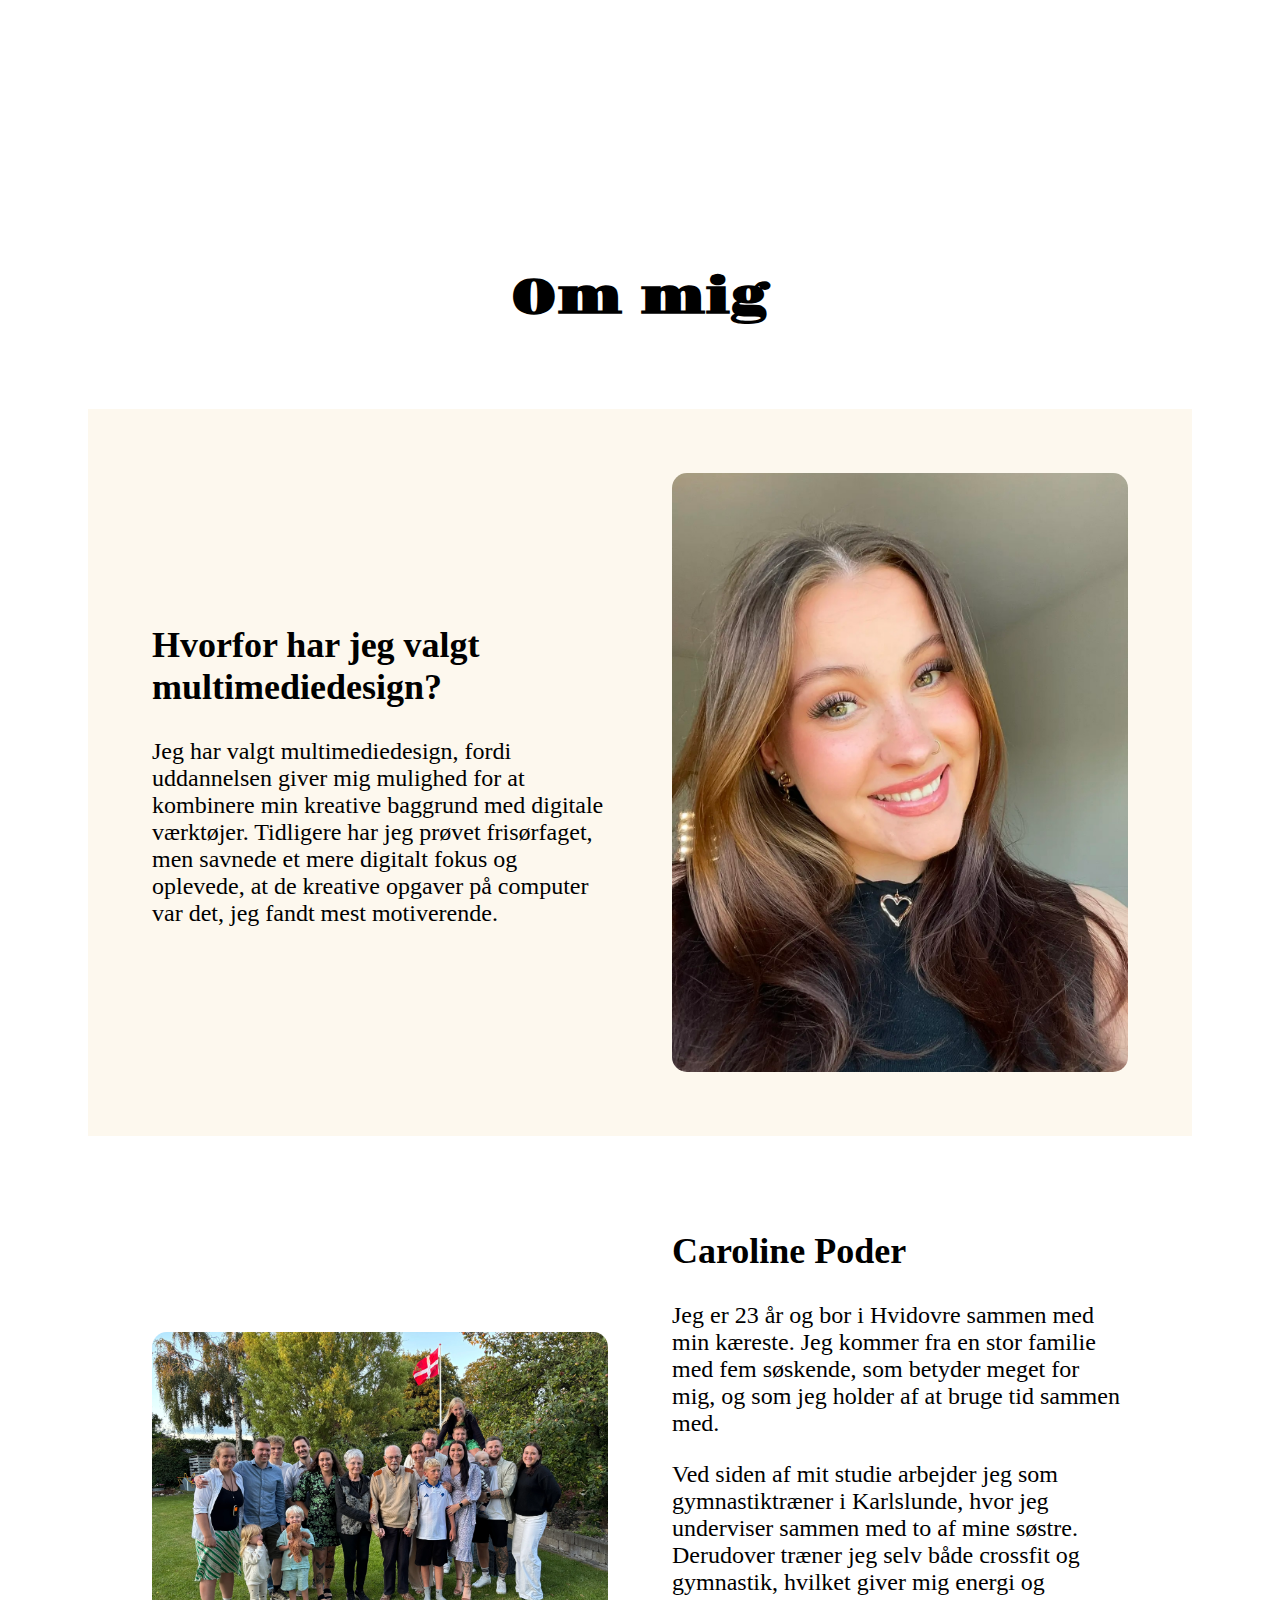
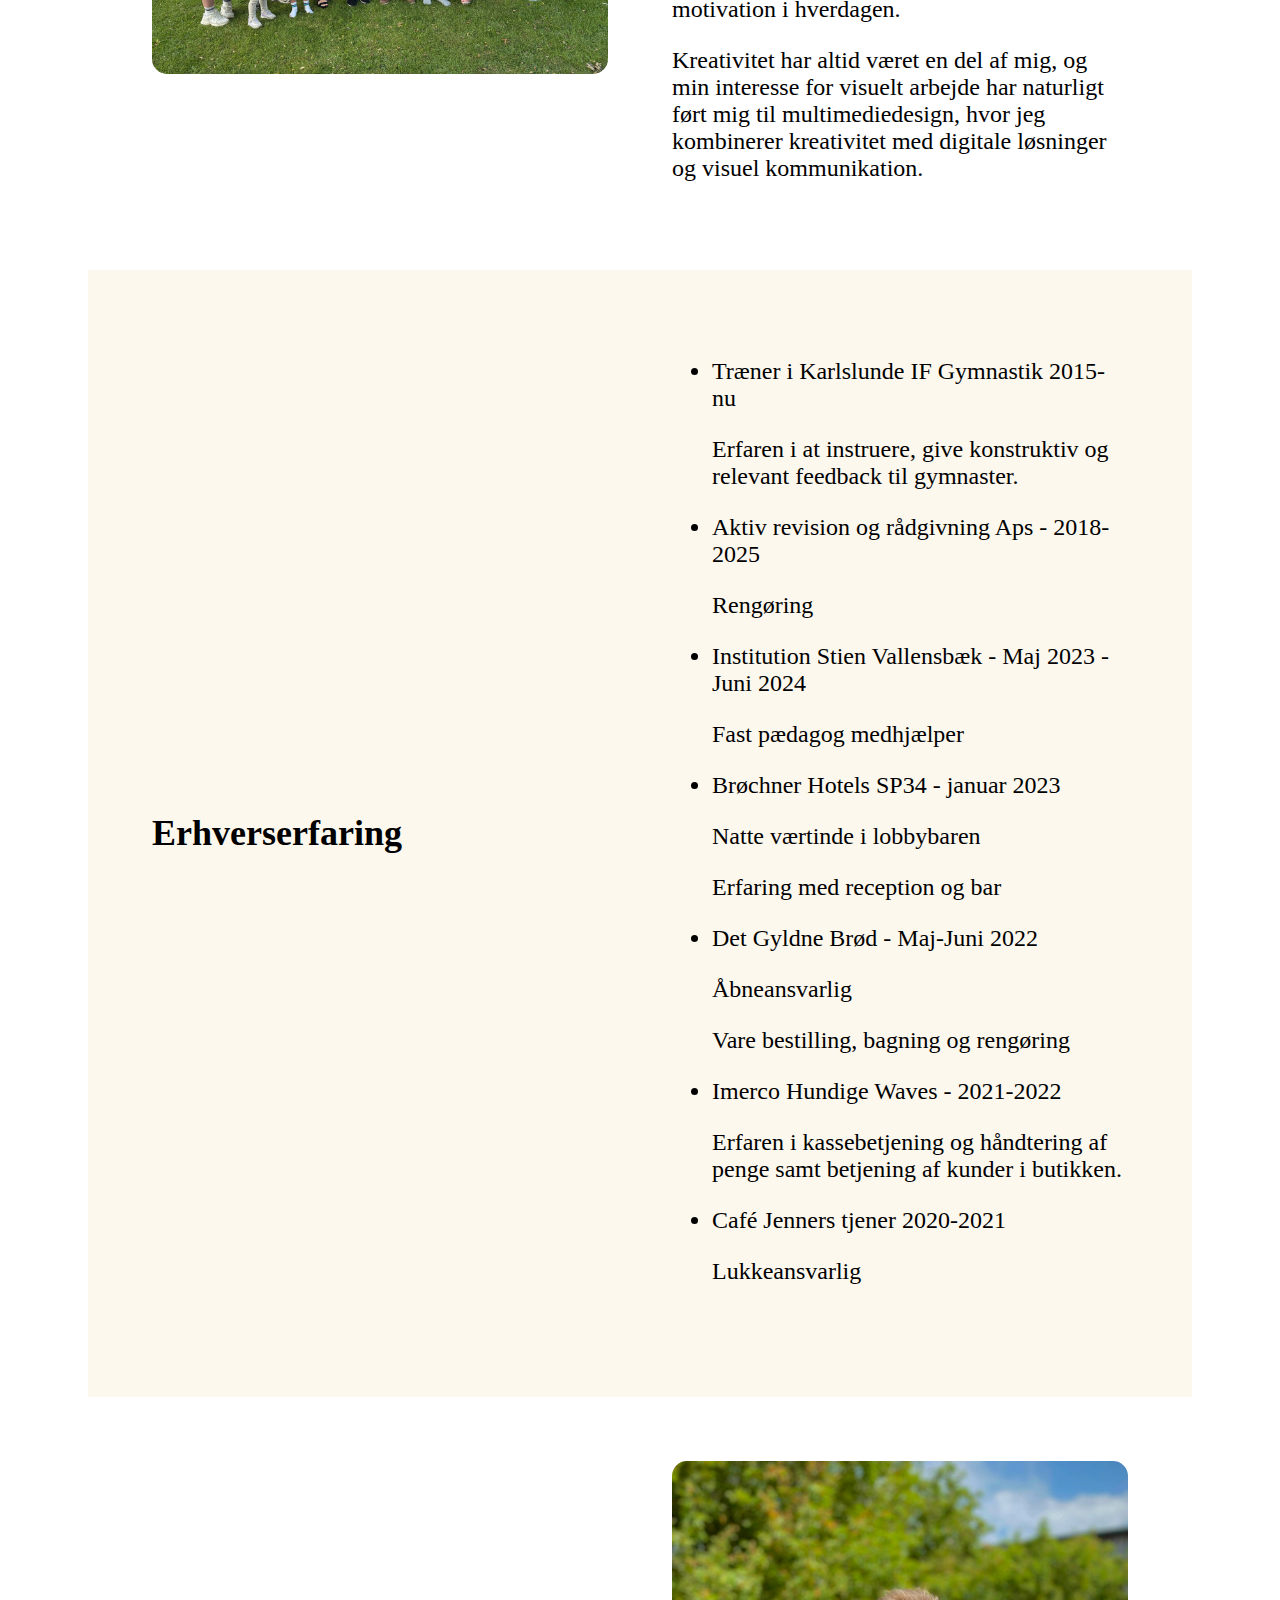
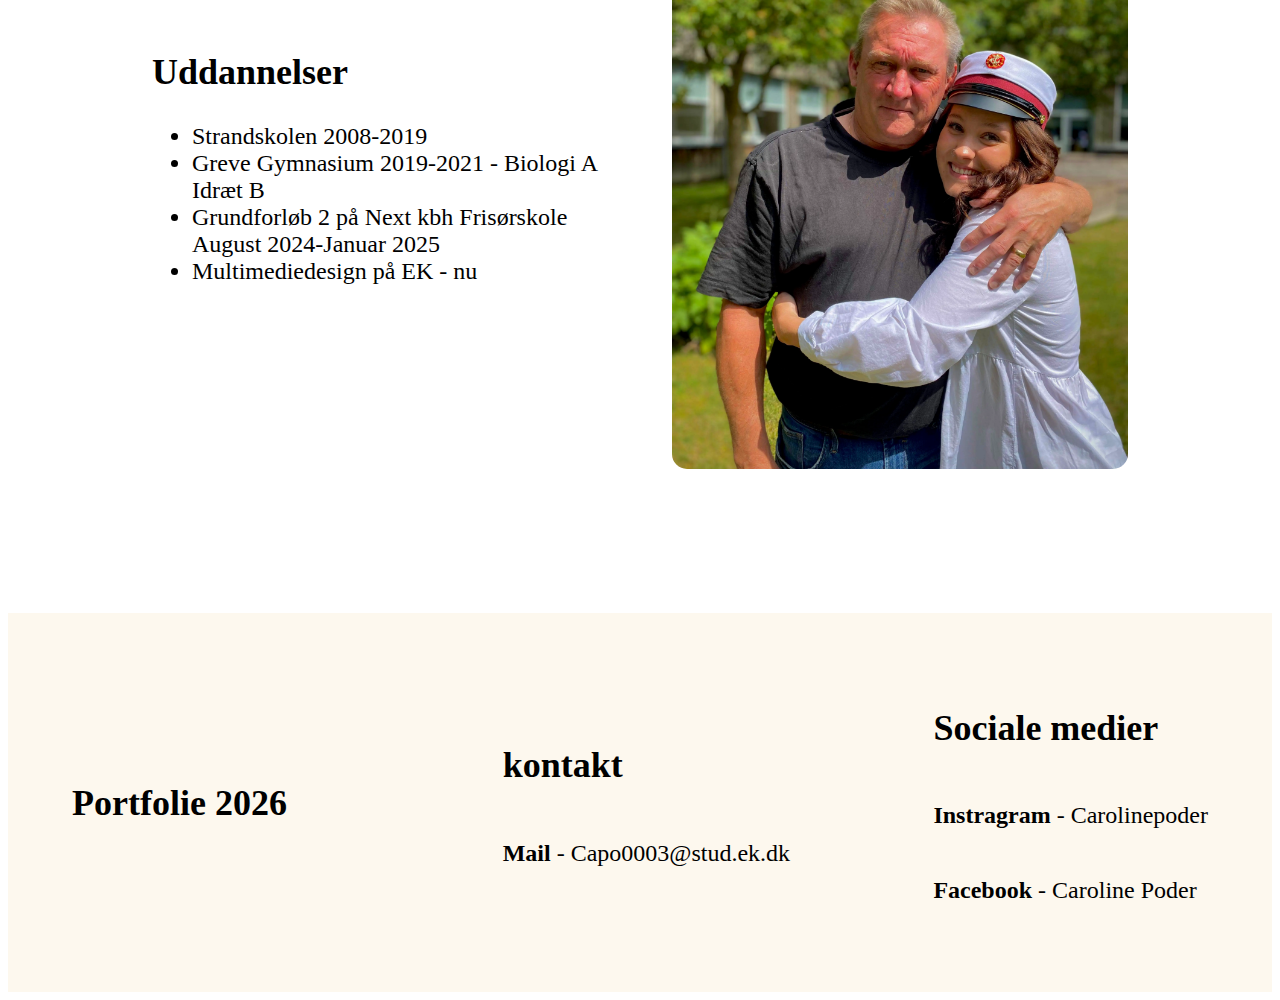
<file: om-mig.html>
<!DOCTYPE html>
<html lang="da">
  <head>
    <meta charset="UTF-8" />
    <meta name="viewport" content="width=device-width, initial-scale=1.0" />
    <link rel="stylesheet" href="custom.css" />
    <link rel="stylesheet" href="general.css" />
    <link rel="stylesheet" href="om-mig.css" />

    <!-- fonte -->
    <link rel="preconnect" href="https://fonts.googleapis.com" />
    <link rel="preconnect" href="https://fonts.gstatic.com" crossorigin />
    <link
      href="https://fonts.googleapis.com/css2?family=Gravitas+One&family=PT+Sans:ital,wght@0,400;0,700;1,400;1,700&display=swap"
      rel="stylesheet"
    />

    <link rel="preconnect" href="https://fonts.googleapis.com" />
    <link rel="preconnect" href="https://fonts.gstatic.com" crossorigin />
    <link
      href="https://fonts.googleapis.com/css2?family=Gravitas+One&family=Inria+Serif:ital,wght@0,300;0,400;0,700;1,300;1,400;1,700&family=PT+Sans:ital,wght@0,400;0,700;1,400;1,700&display=swap"
      rel="stylesheet"
    />
    <title>Portfolie</title>
  </head>
  <body>
    <header>
      <div class="logo">CP</div>

      <nav class="nav">
        <ul class="menu" id="menu">
          <li><a href="index.html">Forside</a></li>
          <li><a href="om-mig.html">Om mig</a></li>
          <li><a href="kontakt.html">Kontakt</a></li>
        </ul>
      </nav>

      <button class="burger" id="burger" aria-label="Menu">
        <span></span>
        <span></span>
        <span></span>
      </button>
    </header>
    <main>
      <section class="temahero">
        <h1>Om mig</h1>
      </section>

      <section class="b2">
        <div class="tekst">
          <h2>Hvorfor har jeg valgt multimediedesign?</h2>
          <p>
            Jeg har valgt multimediedesign, fordi uddannelsen giver mig mulighed
            for at kombinere min kreative baggrund med digitale værktøjer.
            Tidligere har jeg prøvet frisørfaget, men savnede et mere digitalt
            fokus og oplevede, at de kreative opgaver på computer var det, jeg
            fandt mest motiverende.
          </p>
        </div>

        <div class="billede">
          <img src="img/ommig.1.jpeg" alt="Mig" />
        </div>
      </section>

      <section class="b1">
        <div class="billede">
          <img src="img/ommig.2.webp" alt="Kæmpe familie billede" />
        </div>

        <div class="tekst">
          <h2>Caroline Poder</h2>
          <p>
            Jeg er 23 år og bor i Hvidovre sammen med min kæreste. Jeg kommer
            fra en stor familie med fem søskende, som betyder meget for mig, og
            som jeg holder af at bruge tid sammen med.
          </p>
          <p>
            Ved siden af mit studie arbejder jeg som gymnastiktræner i
            Karlslunde, hvor jeg underviser sammen med to af mine søstre.
            Derudover træner jeg selv både crossfit og gymnastik, hvilket giver
            mig energi og motivation i hverdagen.
          </p>
          <p>
            Kreativitet har altid været en del af mig, og min interesse for
            visuelt arbejde har naturligt ført mig til multimediedesign, hvor
            jeg kombinerer kreativitet med digitale løsninger og visuel
            kommunikation.
          </p>
        </div>
      </section>

      <section class="b2">
        <h2>Erhverserfaring</h2>
        <ul>
          <li>Træner i Karlslunde IF Gymnastik 2015-nu</li>
          <p>
            Erfaren i at instruere, give konstruktiv og relevant feedback til
            gymnaster.
          </p>
          <li>Aktiv revision og rådgivning Aps - 2018-2025</li>
          <p>Rengøring</p>
          <li>Institution Stien Vallensbæk - Maj 2023 - Juni 2024</li>
          <p>Fast pædagog medhjælper</p>
          <li>Brøchner Hotels SP34 - januar 2023</li>
          <p>Natte værtinde i lobbybaren</p>
          <p>Erfaring med reception og bar</p>
          <li>Det Gyldne Brød - Maj-Juni 2022</li>
          <p>Åbneansvarlig</p>
          <p>Vare bestilling, bagning og rengøring</p>
          <li>Imerco Hundige Waves - 2021-2022</li>
          <p>
            Erfaren i kassebetjening og håndtering af penge samt betjening af
            kunder i butikken.
          </p>
          <li>Café Jenners tjener 2020-2021</li>
          <p>Lukkeansvarlig</p>
        </ul>
      </section>

      <section class="b1">
        <div class="tekst">
          <h2>Uddannelser</h2>
          <ul>
            <li>Strandskolen 2008-2019</li>
            <li>Greve Gymnasium 2019-2021 - Biologi A Idræt B</li>
            <li>
              Grundforløb 2 på Next kbh Frisørskole August 2024-Januar 2025
            </li>
            <li>Multimediedesign på EK - nu</li>
          </ul>
        </div>

        <div class="billede">
          <img src="img/ommig b2.webp" alt="" />
        </div>
      </section>
    </main>
    <footer>
      <section class="b2">
        <h2>Portfolie 2026</h2>

        <div class="kontakt">
          <h2>kontakt</h2>
          <p><strong>Mail</strong> - Capo0003@stud.ek.dk</p>
        </div>

        <div class="socials">
          <h2>Sociale medier</h2>
          <p><strong>Instragram</strong> - Carolinepoder</p>
          <p><strong>Facebook</strong> - Caroline Poder</p>
        </div>
      </section>
    </footer>

    <script src="menu.js"></script>
  </body>
</html>
</file>
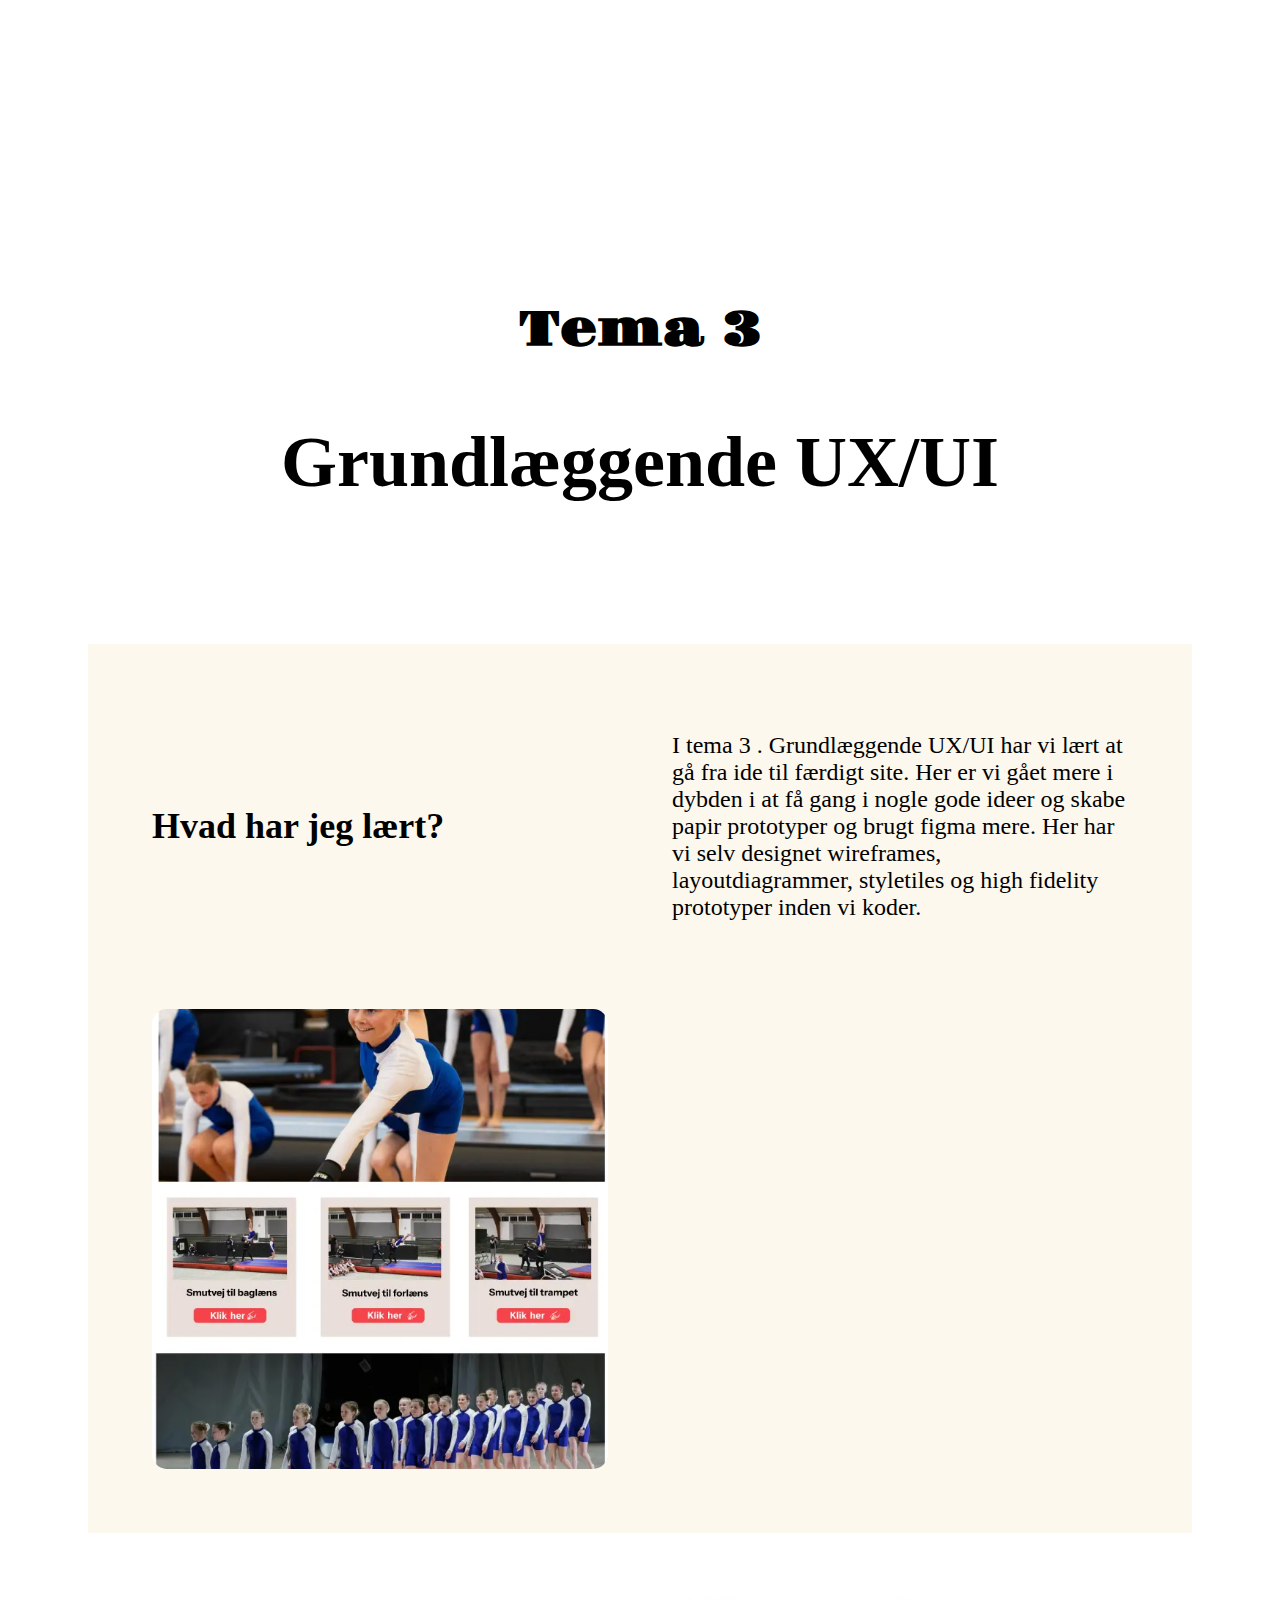
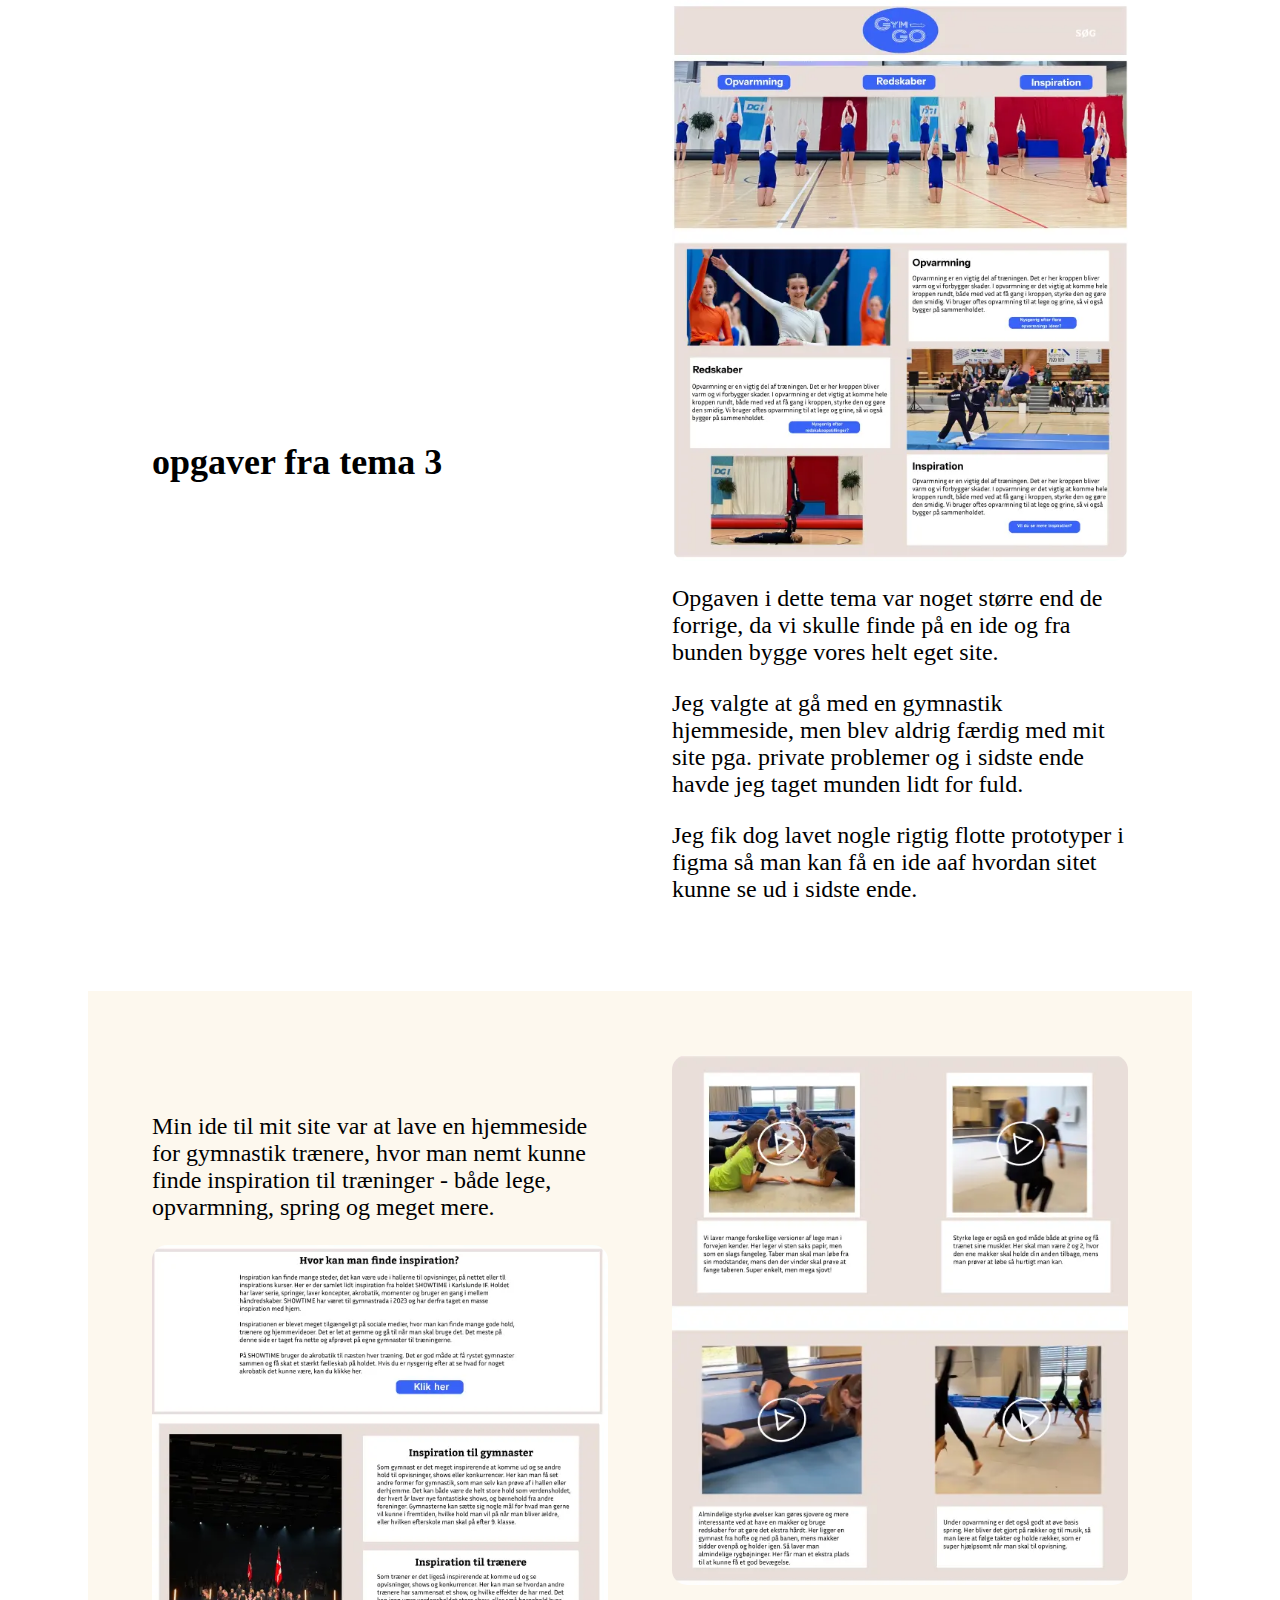
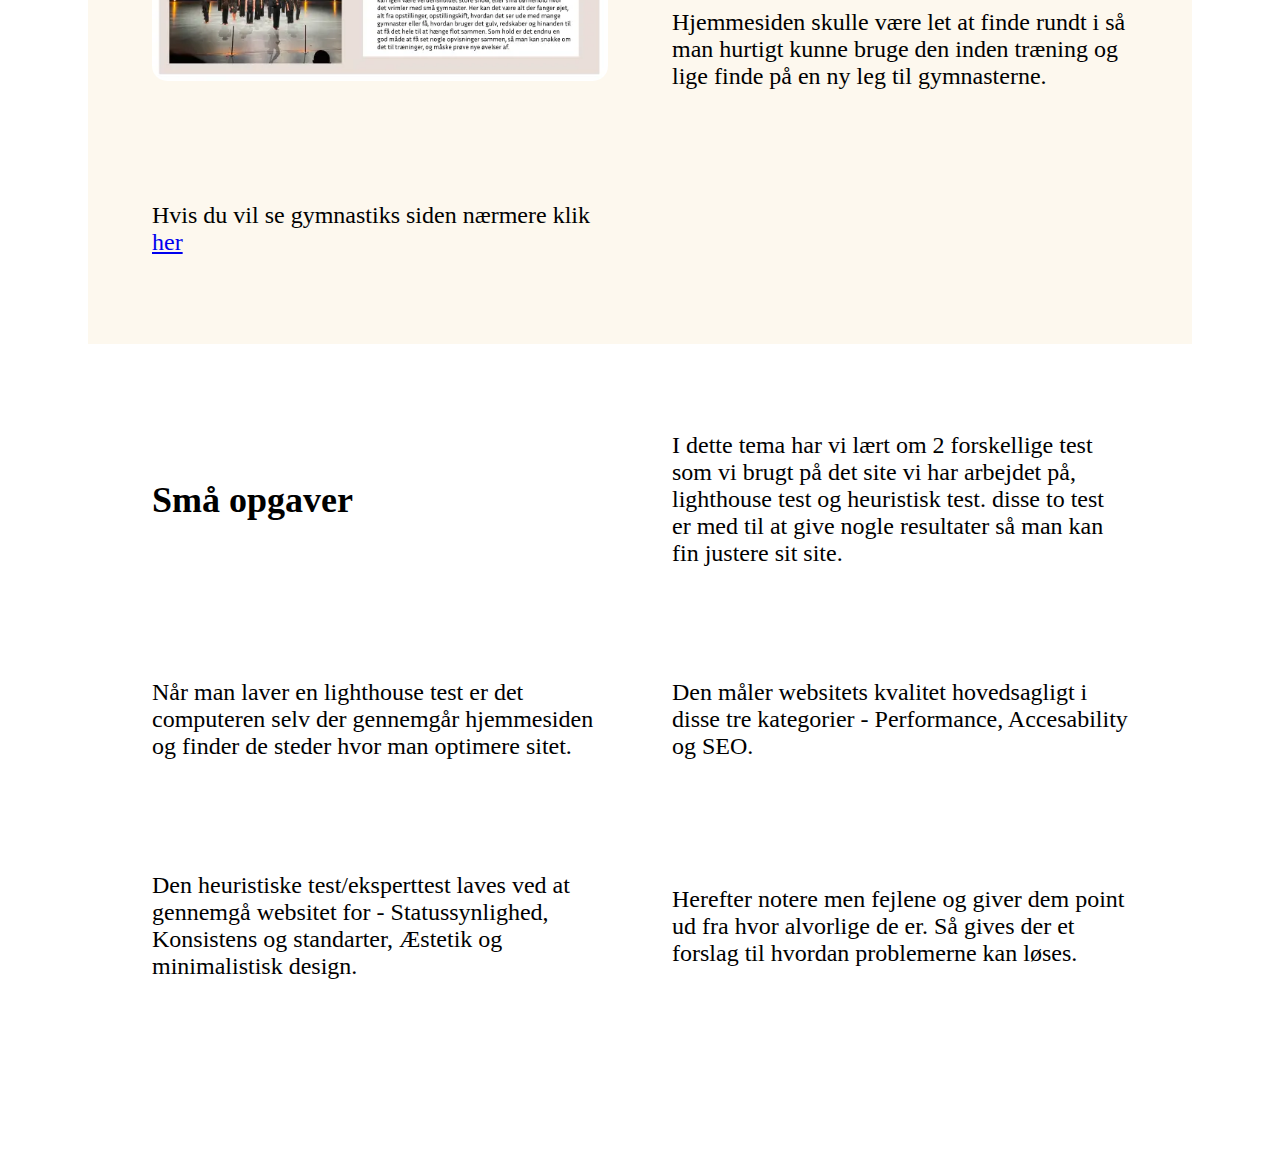
<file: tema3.html>
<!DOCTYPE html>
<html lang="da">
  <head>
    <meta charset="UTF-8" />
    <meta name="viewport" content="width=device-width, initial-scale=1.0" />
    <link rel="stylesheet" href="custom.css" />
    <link rel="stylesheet" href="general.css" />
    <link rel="stylesheet" href="tema3.css">
        <!-- fonte -->
     <link rel="preconnect" href="https://fonts.googleapis.com">
<link rel="preconnect" href="https://fonts.gstatic.com" crossorigin>
<link href="https://fonts.googleapis.com/css2?family=Gravitas+One&family=PT+Sans:ital,wght@0,400;0,700;1,400;1,700&display=swap" rel="stylesheet">

<link rel="preconnect" href="https://fonts.googleapis.com">
<link rel="preconnect" href="https://fonts.gstatic.com" crossorigin>
<link href="https://fonts.googleapis.com/css2?family=Gravitas+One&family=Inria+Serif:ital,wght@0,300;0,400;0,700;1,300;1,400;1,700&family=PT+Sans:ital,wght@0,400;0,700;1,400;1,700&display=swap" rel="stylesheet">
    <title>Portfolie</title>
  </head>
  <body>
    <header>
         <div class="logo">CP</div>

      <nav class="nav">
        <ul class="menu" id="menu">
          <li><a href="index.html">Forside</a></li>
          <li><a href="om-mig.html">Om mig</a></li>
          <li><a href="kontakt.html">Kontakt</a></li>
        </ul>
      </nav>

      <button class="burger" id="burger" aria-label="Menu">
        <span></span>
        <span></span>
        <span></span>
      </button>
    </header>
    <main>
      <div class="Pink"></div>

        <section class="temahero">
        <h1>Tema 3</h1>
        <h2>Grundlæggende UX/UI</h2>
        </section>


        <section class="b2">
            <h2>Hvad har jeg lært?</h2>
            <p>I tema 3 . Grundlæggende UX/UI har vi lært at gå fra ide til færdigt site. Her er vi gået mere i dybden i at få gang i nogle gode ideer og skabe papir prototyper og brugt figma mere. Her har vi selv designet wireframes, layoutdiagrammer, styletiles og high fidelity prototyper inden vi koder. </p>
            <img src="img/tema 3 b1.webp" alt="Gymnastik site">
        </section>

        <section class="b1">
            <h2>opgaver fra tema 3</h2>
            <div><img src="img/tema 3 b2.webp" alt="mere gymnastik site">
            <p>Opgaven i dette tema var noget større end de forrige, da vi skulle finde på en ide og fra bunden bygge vores helt eget site.</p>
            <p>Jeg valgte at gå med en gymnastik hjemmeside, men blev aldrig færdig med mit site pga. private problemer og i sidste ende havde jeg taget munden lidt for fuld. </p>
            <p>Jeg fik dog lavet nogle rigtig flotte prototyper i figma så man kan få en ide aaf hvordan sitet kunne se ud i sidste ende. </p>
            </div>
        
        </section>

        <section class="b2">
            <div>
                <p>Min ide til mit site var at lave en hjemmeside for gymnastik trænere, hvor man nemt kunne finde inspiration til træninger - både lege, opvarmning, spring og meget mere. </p>
                <img src="img/tema3 b3.webp" alt="mere gymnastik">
            </div>

            <div>
                <img src="img/tema3 b4.webp" alt="endnu mere gymnastik">
                <p>Hjemmesiden skulle være let at finde rundt i så man hurtigt kunne bruge den inden træning og lige finde på en ny leg til gymnasterne. </p>
            </div>

            <p>Hvis du vil se gymnastiks siden nærmere klik <a href="https://carolinepoder.github.io/gymnastik-site/opvarmning.html"> her</a></p>
        </section>

        <section class="b1">
            <h2>Små opgaver</h2>
            <p>I dette tema har vi lært om 2 forskellige test som vi brugt på det site vi har arbejdet på, lighthouse test og heuristisk test. disse to test er med til at give nogle resultater så man kan fin justere sit site.  </p>
            <p>Når man laver en lighthouse test er det computeren selv der gennemgår hjemmesiden og finder de steder hvor man optimere sitet.</p>
            <p>Den måler websitets kvalitet hovedsagligt i disse tre kategorier - Performance, Accesability og SEO. </p>
            <p>Den heuristiske test/eksperttest laves ved at gennemgå websitet for - Statussynlighed, Konsistens og standarter, Æstetik og minimalistisk design. </p>
            <p>Herefter notere men fejlene og giver dem point ud fra hvor alvorlige de er. Så gives der et forslag til hvordan problemerne kan løses.  </p>
            </section>
    </main>
    <footer></footer>
  </body>
  </body>
</html>
</file>
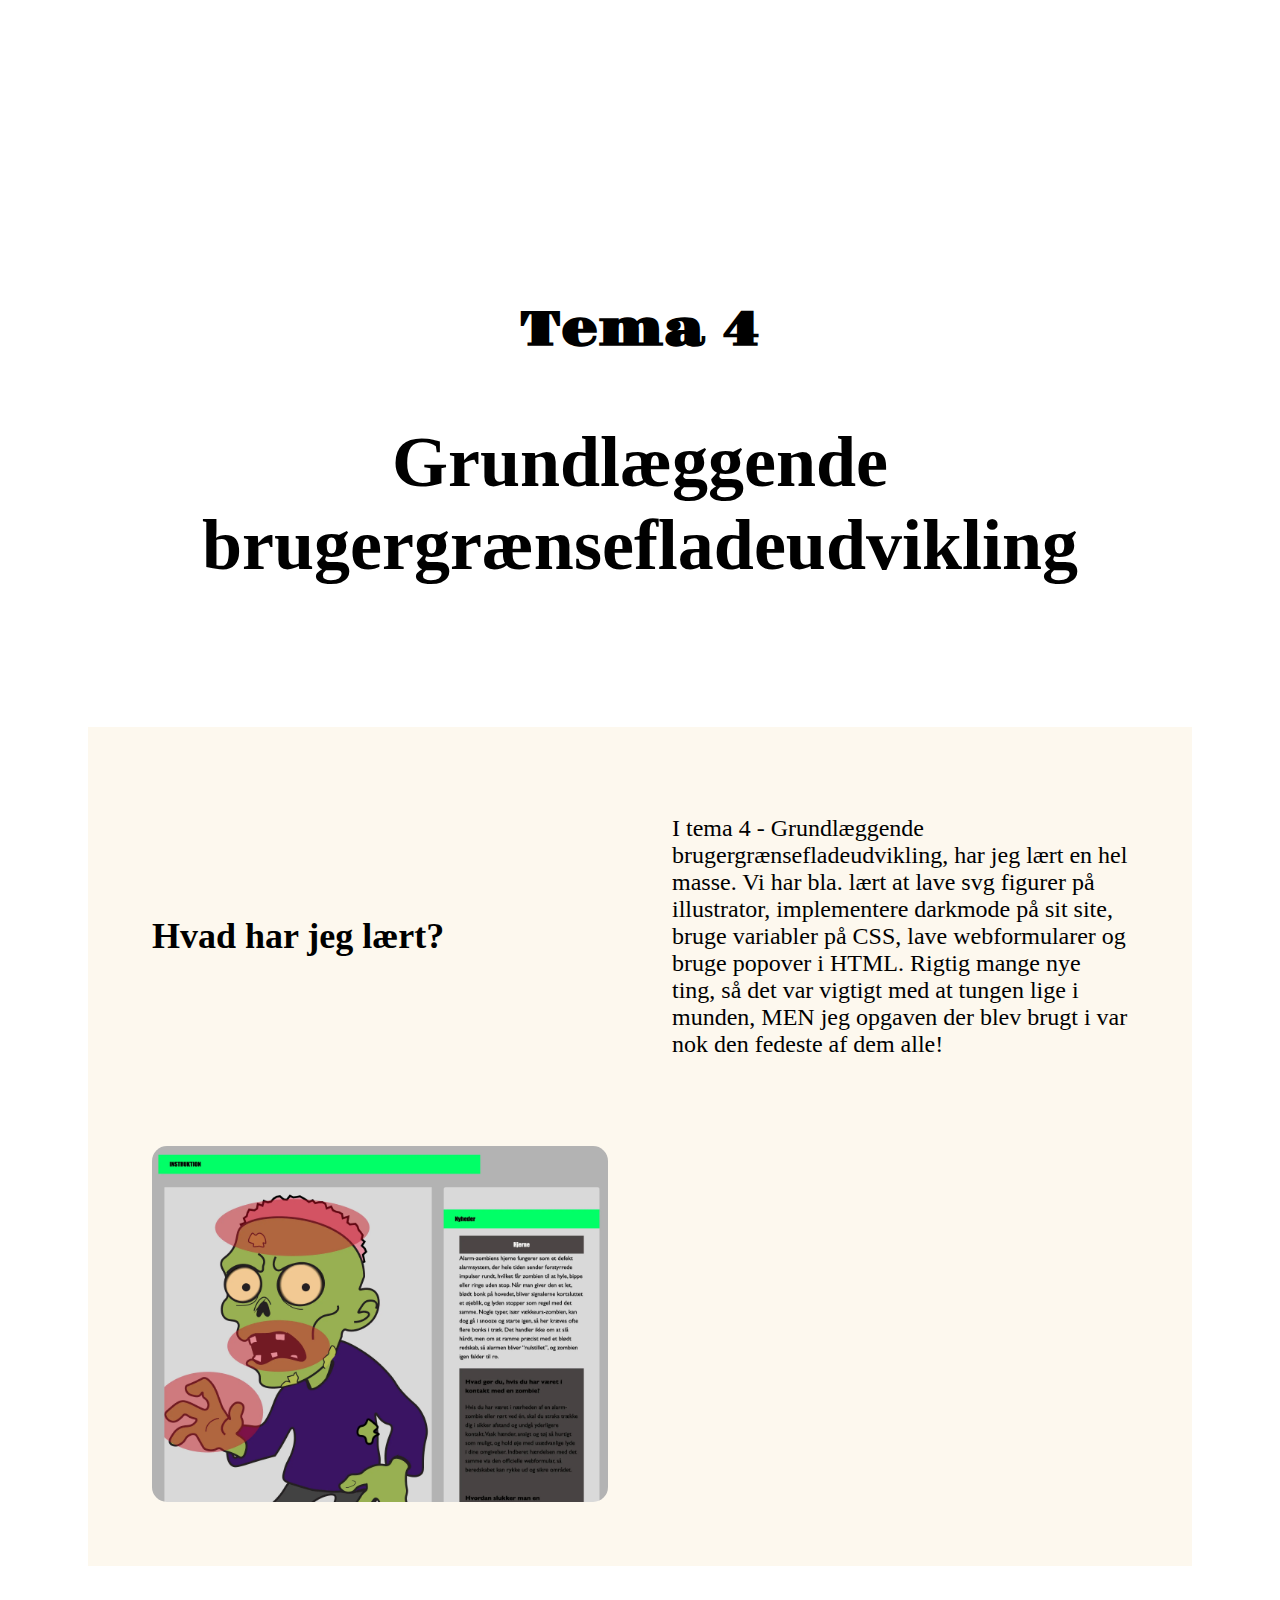
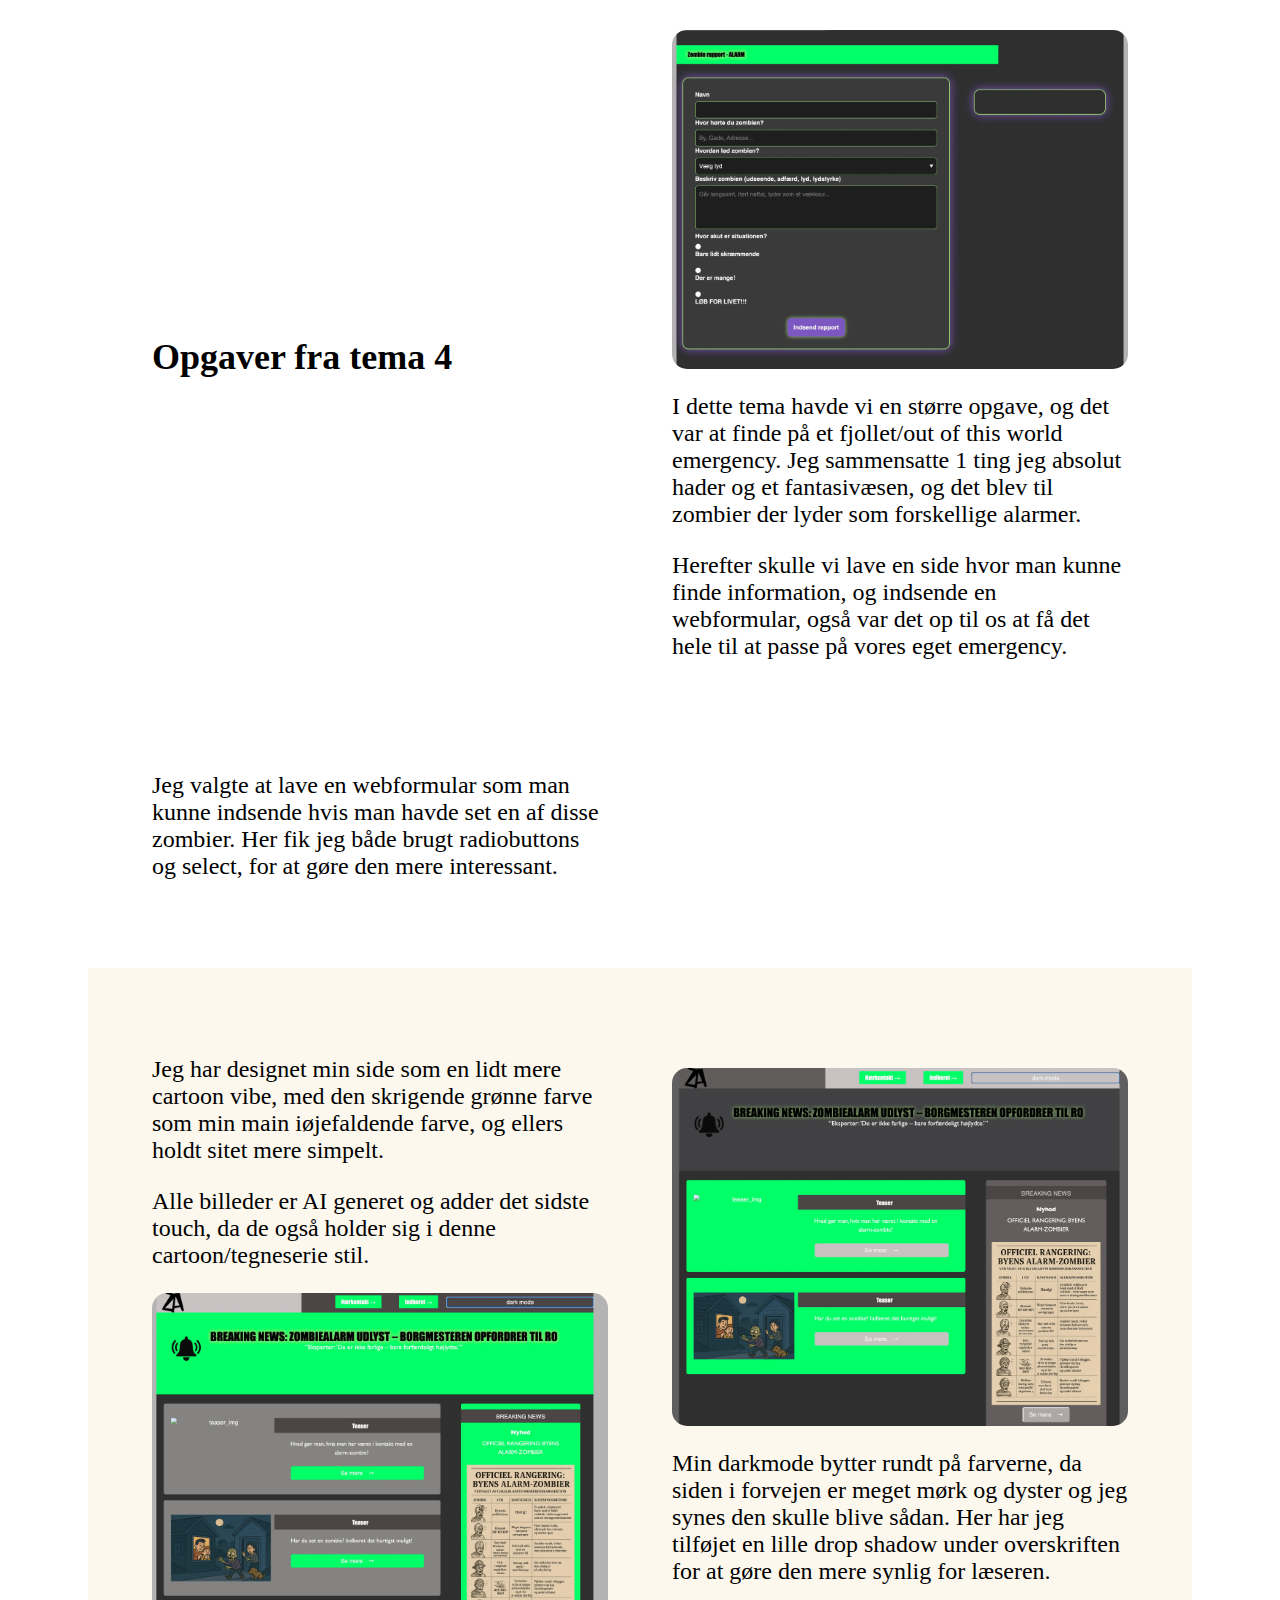
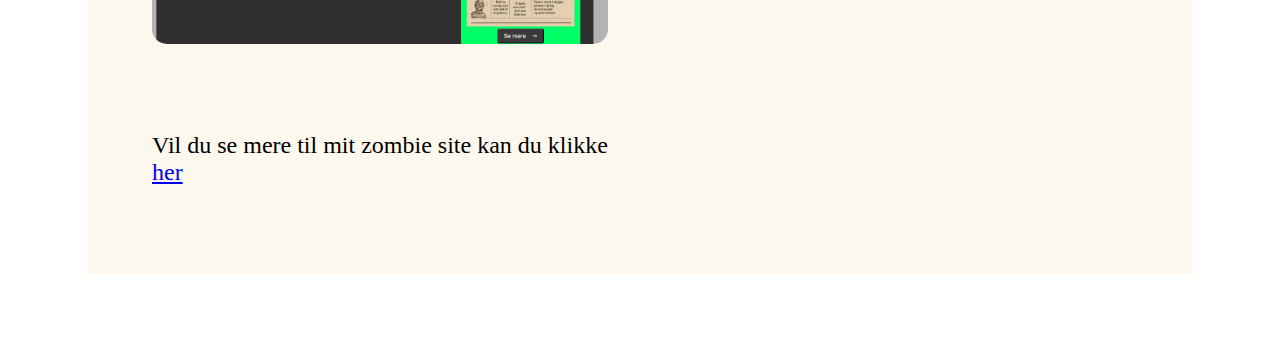
<file: tema4.html>
<!DOCTYPE html>
<html lang="da">
  <head>
    <meta charset="UTF-8" />
    <meta name="viewport" content="width=device-width, initial-scale=1.0" />
    <link rel="stylesheet" href="custom.css" />
    <link rel="stylesheet" href="general.css" />
    <link rel="stylesheet" href="tema4.css">
        <!-- fonte -->
     <link rel="preconnect" href="https://fonts.googleapis.com">
<link rel="preconnect" href="https://fonts.gstatic.com" crossorigin>
<link href="https://fonts.googleapis.com/css2?family=Gravitas+One&family=PT+Sans:ital,wght@0,400;0,700;1,400;1,700&display=swap" rel="stylesheet">

<link rel="preconnect" href="https://fonts.googleapis.com">
<link rel="preconnect" href="https://fonts.gstatic.com" crossorigin>
<link href="https://fonts.googleapis.com/css2?family=Gravitas+One&family=Inria+Serif:ital,wght@0,300;0,400;0,700;1,300;1,400;1,700&family=PT+Sans:ital,wght@0,400;0,700;1,400;1,700&display=swap" rel="stylesheet">
    <title>Portfolie</title>
  </head>
  <body>
    <header>
         <div class="logo">CP</div>

      <nav class="nav">
        <ul class="menu" id="menu">
          <li><a href="index.html">Forside</a></li>
          <li><a href="om-mig.html">Om mig</a></li>
          <li><a href="kontakt.html">Kontakt</a></li>
        </ul>
      </nav>

      <button class="burger" id="burger" aria-label="Menu">
        <span></span>
        <span></span>
        <span></span>
      </button>
    </header>
    <main>
       <div class="Pink"></div>

        <section class="temahero">
        <h1>Tema 4</h1>
        <h2>Grundlæggende brugergrænsefladeudvikling</h2>
        </section>

  
        <section class="b2">
            <h2>Hvad har jeg lært?</h2>
            <p>I tema 4 - Grundlæggende brugergrænsefladeudvikling, har jeg lært en hel masse. Vi har bla. lært at lave svg figurer på illustrator, implementere darkmode på sit site, bruge variabler på CSS, lave webformularer og bruge popover i HTML. Rigtig mange nye ting, så det var vigtigt med at tungen lige i munden, MEN jeg opgaven der blev brugt i var nok den fedeste af dem alle!</p>
            <img src="img/tema4 b1.webp" alt="zombie site">
        </section>

        <section class="b1">
            <h2>Opgaver fra tema 4</h2>
            <div><img src="img/tema4 b2.webp" alt="Webformular fra zombie site">
            <p>I dette tema havde vi en større opgave, og det var at finde på et fjollet/out of this world emergency. Jeg sammensatte 1 ting jeg absolut hader og et fantasivæsen, og det blev til zombier der lyder som forskellige alarmer. </p>
            <p>Herefter skulle vi lave en side hvor man kunne finde information, og indsende en webformular, også var det op til os at få det hele til at passe på vores eget emergency. </p>
        </div>
        <p>Jeg valgte at lave en webformular som man kunne indsende hvis man havde set en af disse zombier. Her fik jeg både brugt radiobuttons og select, for at gøre den mere interessant. </p>
        </section>
        

        <section class="b2">
            <div>
                <p>Jeg har designet min side som en lidt mere cartoon vibe, med den skrigende grønne farve som min main iøjefaldende farve, og ellers holdt sitet mere simpelt. </p>
                <p>Alle billeder er AI generet og adder det sidste touch, da de også holder sig i denne cartoon/tegneserie stil.</p>
                <img src="img/tema4 b3.webp" alt="zombie site lightmode">
            </div>

            <div>
                <img src="img/tema4 b4.webp" alt="zombie site darkmode">
                <p>Min darkmode bytter rundt på farverne, da siden i forvejen er meget mørk og dyster og jeg synes den skulle blive sådan. Her har jeg tilføjet en lille drop shadow under overskriften for at gøre den mere synlig for læseren. </p>
            </div>

            <p>Vil du se mere til mit zombie site kan du klikke <a href="https://carolinepoder.github.io/Zombie-alarmer/">her</a></p>
        </section>

    </main>
    <footer></footer>
  </body>
  </body>
</html>
</file>
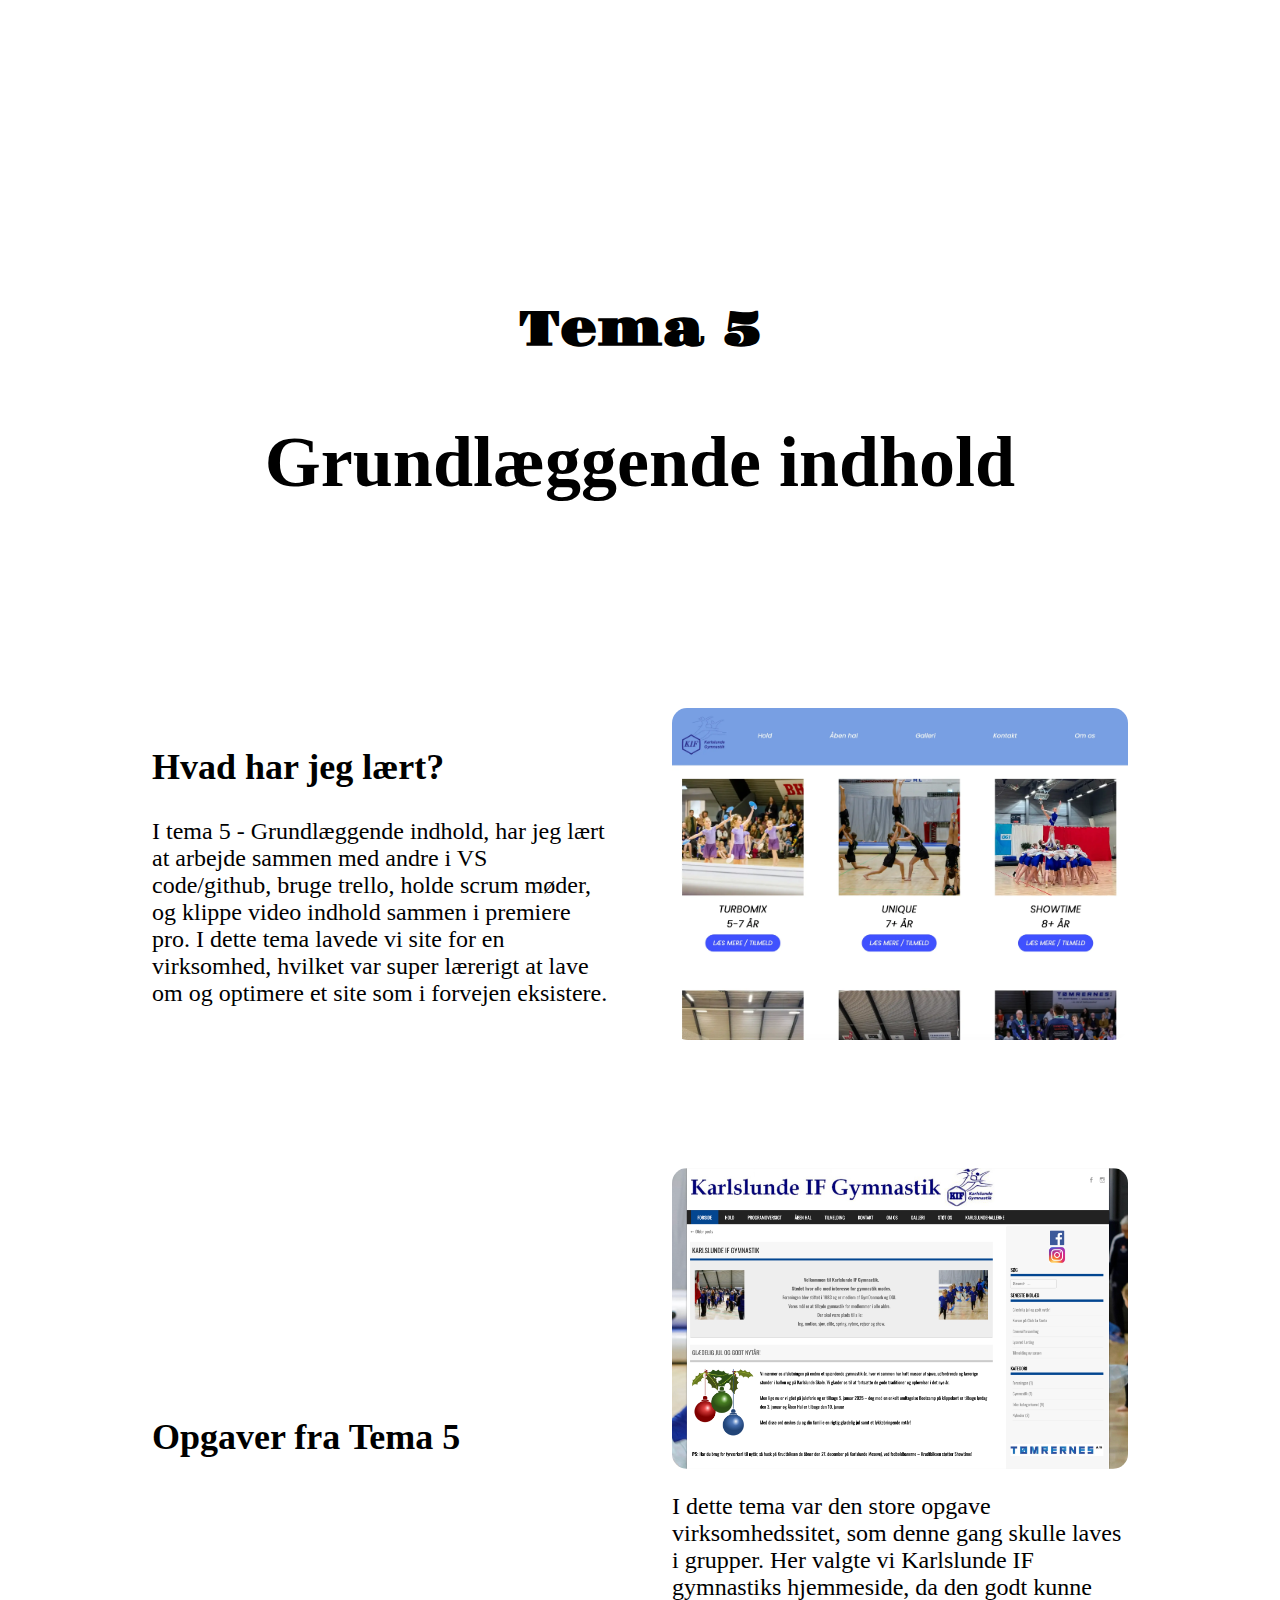
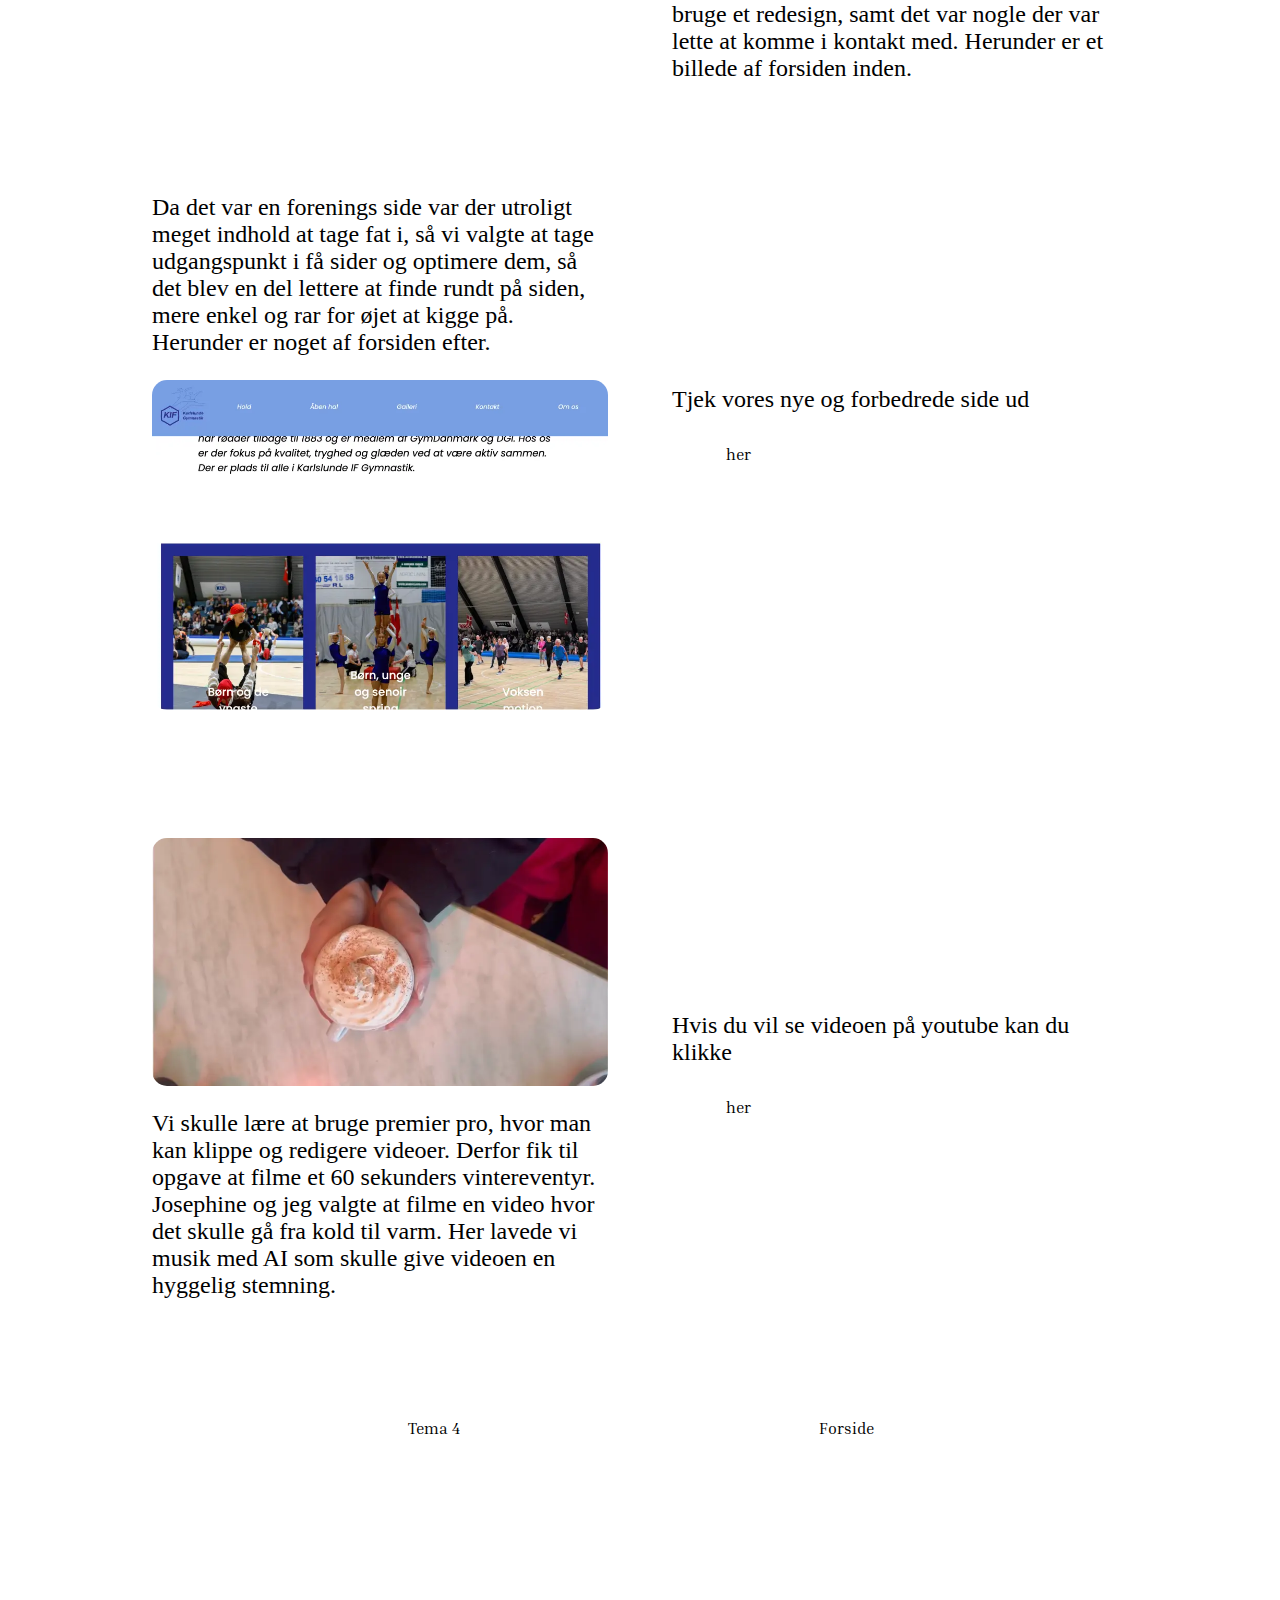
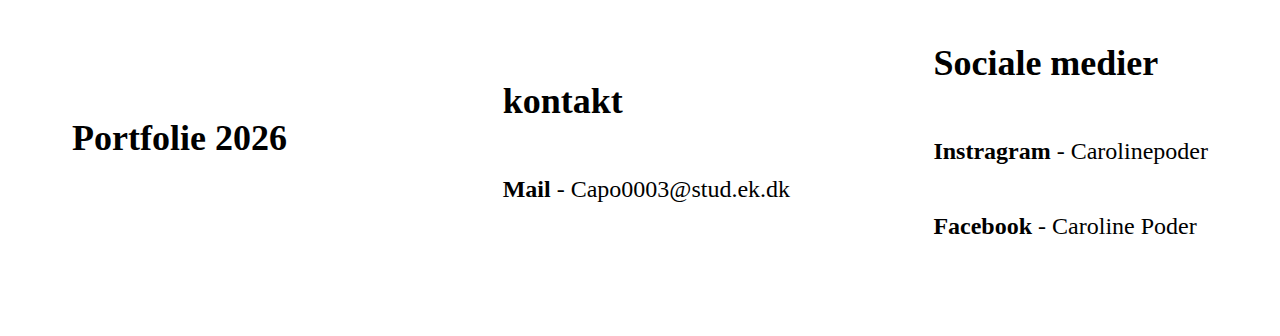
<file: tema5.html>
<!DOCTYPE html>
<html lang="da">
  <head>
    <meta charset="UTF-8" />
    <meta name="viewport" content="width=device-width, initial-scale=1.0" />
    <link rel="stylesheet" href="custom.css" />
    <link rel="stylesheet" href="general.css" />
    <link rel="stylesheet" href="tema5.css" />
    <title>Portfolie</title>

    <!-- fonte -->
    <link rel="preconnect" href="https://fonts.googleapis.com" />
    <link rel="preconnect" href="https://fonts.gstatic.com" crossorigin />
    <link
      href="https://fonts.googleapis.com/css2?family=Gravitas+One&family=PT+Sans:ital,wght@0,400;0,700;1,400;1,700&display=swap"
      rel="stylesheet"
    />

    <link rel="preconnect" href="https://fonts.googleapis.com" />
    <link rel="preconnect" href="https://fonts.gstatic.com" crossorigin />
    <link
      href="https://fonts.googleapis.com/css2?family=Gravitas+One&family=Inria+Serif:ital,wght@0,300;0,400;0,700;1,300;1,400;1,700&family=PT+Sans:ital,wght@0,400;0,700;1,400;1,700&display=swap"
      rel="stylesheet"
    />
  </head>
  <body>
    <header>
      <div class="logo">CP</div>

      <nav class="nav">
        <ul class="menu" id="menu">
          <li><a href="index.html">Forside</a></li>
          <li><a href="om-mig.html">Om mig</a></li>
          <li><a href="kontakt.html">Kontakt</a></li>
        </ul>
      </nav>

      <button class="burger" id="burger" aria-label="Menu">
        <span></span>
        <span></span>
        <span></span>
      </button>
    </header>
    <main>
      <div class="Pink"></div>

      <section class="temahero">
        <h1>Tema 5</h1>
        <h2>Grundlæggende indhold</h2>
      </section>

      <section class="b2">
        <div class="tekst">
          <h2>Hvad har jeg lært?</h2>
          <p>
            I tema 5 - Grundlæggende indhold, har jeg lært at arbejde sammen med
            andre i VS code/github, bruge trello, holde scrum møder, og klippe
            video indhold sammen i premiere pro. I dette tema lavede vi site for
            en virksomhed, hvilket var super lærerigt at lave om og optimere et
            site som i forvejen eksistere.
          </p>
        </div>

        <div class="billede">
          <img src="img/tema5 b1.webp" alt="Kif side" />
        </div>
      </section>

      <section class="b1">
        <h2>Opgaver fra Tema 5</h2>
        <div class="tekst">
          <img src="img/tema5 b2.png" alt="Kif gammel side" />
          <p>
            I dette tema var den store opgave virksomhedssitet, som denne gang
            skulle laves i grupper. Her valgte vi Karlslunde IF gymnastiks
            hjemmeside, da den godt kunne bruge et redesign, samt det var nogle
            der var lette at komme i kontakt med. Herunder er et billede af
            forsiden inden.
          </p>
        </div>

        <div class="billede">
          <p>
            Da det var en forenings side var der utroligt meget indhold at tage
            fat i, så vi valgte at tage udgangspunkt i få sider og optimere dem,
            så det blev en del lettere at finde rundt på siden, mere enkel og
            rar for øjet at kigge på. Herunder er noget af forsiden efter.
          </p>
          <img src="img/tema5 b3.webp" alt="Ny side" />
        </div>
        <p>
          Tjek vores nye og forbedrede side ud
          <a class="button" href="https://kifcalj.github.io/kif/"> her</a>
        </p>
      </section>

      <section class="b2">
        <div>
          <img src="img/tema5 b4.webp" alt="Billede fra vintereventyr" />

          <p>
            Vi skulle lære at bruge premier pro, hvor man kan klippe og redigere
            videoer. Derfor fik til opgave at filme et 60 sekunders
            vintereventyr. Josephine og jeg valgte at filme en video hvor det
            skulle gå fra kold til varm. Her lavede vi musik med AI som skulle
            give videoen en hyggelig stemning.
          </p>
        </div>

        <p>
          Hvis du vil se videoen på youtube kan du klikke
          <a class="button" href="https://www.youtube.com/watch?v=3y_nc89Sq9o">
            her</a
          >
        </p>
      </section>

      <div class="next">
        <a href="tema4.html" class="button">Tema 4</a>
        <a href="index.html" class="button"> Forside</a>
      </div>
    </main>
    <footer>
      <section class="b2">
        <h2>Portfolie 2026</h2>

        <div class="kontakt">
          <h2>kontakt</h2>
          <p><strong>Mail</strong> - Capo0003@stud.ek.dk</p>
        </div>

        <div class="socials">
          <h2>Sociale medier</h2>
          <p><strong>Instragram</strong> - Carolinepoder</p>
          <p><strong>Facebook</strong> - Caroline Poder</p>
        </div>
      </section>
    </footer>
    <script src="menu.js"></script>
  </body>
</html>
</file>
<file: custom.css>
:root {
  /* baggrunds farver 1 og 2  */
  --color-bg: (#302e2c);
  --color-bg2: (#fff8ee);

  /* header farve */
  --color-head-bg: (#302e2c);

  /* Tekst farver */
  --color-text: (#1d1d1d);
  --color-text2: (#fcfcfc);

  /* knapper */
  --color-btn: (#ff7fec);
  --color-btn-hover: (#bc57ad);

  /* overskrift størrelse  */
  --font-h1-size: 1rem;
  --font-h2-size: 1rem;
  --font-h3-size: 1rem;

  /* tekst størrelser  */
  --logotype-size: 1rem;
  --headline1-size: 2rem;
  --headline2-size: 1rem;
  --headline3-size: 1rem;
  --bodytext-size: 1rem;
  /* --cta-text-size: 1rem;
  --followup-text-size: 1rem;
  --form-submit-size: 1rem; */

  /*  Marginer */
  --margin-head-bottom: 5px;
}
</file>
<file: general.css>
/* Global responsive styles */
* {
  box-sizing: border-box;
}

img,
picture,
video {
  max-width: 100%;
  height: auto;
  display: block;
}

/* header  */
header {
  display: flex;
  justify-content: space-between;
  align-items: center;

  padding: 1.5rem 2rem;
  background-color: #2f2e2c;

  background-color: var(--color-bg);
  border-bottom: solid 1rem var(--color-btn);
}

.temahero {
  background-color: var(--color-bg);
  color: var(--color-text2);

  text-align: center;
  padding: 3rem 1rem;
  font-size: 3rem;
}

main {
  background-color: var(--color-bg);
  color: var(--color-text2);
  padding: 5rem;
  align-items: center;
}

.b1 {
  background-color: var(--color-bg);
  color: var(--color-text2);
  padding: 5rem;
  font-size: 1.5rem;
  grid-template-columns: 1fr 1fr;
}

.b2 {
  background-color: var(--color-bg2);
  color: var(--color-text);
  display: grid;
  grid-template-columns: 1fr 1fr;
  gap: 2rem;
  align-items: start;
  padding: 5rem;
  font-size: 1.5rem;
}

h1 {
  font-family: "Gravitas One", serif;
  font-size: 3rem;
}

main > h2 {
  text-align: center;
  margin: 0 0 2rem 0;
  width: 100%;
  font-family: var(--font-heading);
  font-size: 2rem;
  line-height: 1.2;
}

.menu {
  display: flex;
  gap: 2.5rem;
  list-style: none;
}

.menu a {
  font-family: "PT Sans", sans-serif;
  color: #fff;
  text-decoration: none;
  font-size: 1rem;
}

.menu a:hover {
  text-decoration: underline;
}

.logo {
  font-family: "Gravitas One", serif;
  font-size: 2.5rem;
  color: #fff;
}
.burger {
  display: none;
  background: none;
  border: none;
  cursor: pointer;
}

.burger span {
  display: block;
  width: 25px;
  height: 2px;
  background-color: #fff;
  margin: 6px 0;
}

/* main */
.a {
  color: var(--color-btn);
}

.button {
  width: 100px;
  height: 50px;
  margin: 1rem;

  background-color: var(--color-btn);
  border-radius: 25px;

  display: flex;
  align-items: center;
  justify-content: center;

  font-family: "Inria Serif", serif;
  font-size: 1rem;
  color: var(--color-text2);
  text-decoration: none;
}

.button:hover {
  transform: translate(-5px);
  box-shadow: 0 10px 25px rgba(0, 0, 0, 0.302);
}

.next {
  display: flex;
  align-content: space-evenly;
  justify-content: space-evenly;
}

/* footer */
footer {
  display: grid;
  grid-template-columns: repeat(1, 3fr);
  border-top: solid 1rem var(--color-btn);
}

.kontakt {
  display: grid;
  grid-column: 2;
}

.socials {
  display: grid;
  grid-column: 3;
}

@media (max-width: 768px) {
  header {
    padding: 1rem;
  }
  .logo {
    font-size: 1.75rem;
  }

  main,
  .b1,
  .b2 {
    padding: 2rem;
  }
  .temahero {
    padding: 2rem 1rem;
    font-size: 1.75rem;
  }
  h1 {
    font-size: 2rem;
  }
  main > h2 {
    font-size: 1.5rem;
  }

  .b1,
  .b2 {
    grid-template-columns: 1fr;
    gap: 1.5rem;
  }
  .tema-grid {
    grid-template-columns: 1fr;
    gap: 1.5rem;
  }
  .grid1-3 {
    grid-template-columns: 1fr 1fr;
  }
  .grid1-3 img:nth-child(3) {
    grid-column: 1 / -1;
  }

  .menu {
    display: none;
    position: absolute;
    top: 72px;
    right: 1rem;
  }
  .menu.active {
    display: flex;
    flex-direction: column;
  }
  .burger {
    display: block;
  }
  .button {
    min-height: 40px;
    padding: 0.5rem 1rem;
  }
}
</file>
<file: om-mig.css>
.temahero {
  background-color: var(--color-bg);
  color: var(--color-text2);

  text-align: center;
  padding: 3rem 1rem;
  font-size: 3rem;
}

main {
  background-color: var(--color-bg);

  padding: 5rem;
  align-items: center;
}

.b2 {
  display: grid;
  grid-template-columns: 1fr 1fr;
  gap: 4rem;
  align-items: center;

  background-color: #fdf8ee;
  padding: 4rem;
  font-size: 1.5rem;
}

.b2 img {
  width: 100%;
  max-width: 500px;
  border-radius: 15px;
}

.b1 {
  display: grid;
  grid-template-columns: 1fr 1fr;
  gap: 4rem;
  align-items: center;

  background-color: var(--color-bg);
  color: var(--color-text2);
  padding: 4rem;
  font-size: 1.5rem;
}

.b1 img {
  width: 100%;
  max-width: 500px;
  border-radius: 15px;
}
</file>
<file: tema3.css>
.temahero {
  background-color: var(--color-bg);
  color: var(--color-text2);

  text-align: center;
  padding: 5rem 1rem;
}

main {
  background-color: var(--color-bg);
  padding: 5rem;
  align-items: center;
}

.b2 {
  display: grid;
  grid-template-columns: 1fr 1fr;
  gap: 4rem;
  align-items: center;
  font-size: 1.5rem;

  background-color: #fdf8ee;
  padding: 4rem;
}

.b2 img {
  width: 100%;
  max-width: 500px;
  border-radius: 15px;
}

.b1 {
  display: grid;
  grid-template-columns: 1fr 1fr;
  gap: 4rem;
  align-items: center;

  background-color: var(--color-bg);
  color: var(--color-text2);
  padding: 4rem;
  font-size: 1.5rem;
}

.b1 img {
  width: 100%;
  max-width: 500px;
  border-radius: 15px;
}
</file>
<file: tema4.css>
.temahero {
  background-color: var(--color-bg);
  color: var(--color-text2);

  text-align: center;
  padding: 5rem 1rem;
}

main {
  background-color: var(--color-bg);
  padding: 5rem;
  align-items: center;
}

.b2 {
  display: grid;
  grid-template-columns: 1fr 1fr;
  gap: 4rem;
  align-items: center;
  font-size: 1.5rem;

  background-color: #fdf8ee;
  padding: 4rem;
}

.b2 img {
  width: 100%;
  max-width: 500px;
  border-radius: 15px;
}

.b1 {
  display: grid;
  grid-template-columns: 1fr 1fr;
  gap: 4rem;
  align-items: center;

  background-color: var(--color-bg);
  color: var(--color-text2);
  padding: 4rem;
  font-size: 1.5rem;
}

.b1 img {
  width: 100%;
  max-width: 500px;
  border-radius: 15px;
}
</file>
<file: tema5.css>
.temahero {
  background-color: var(--color-bg);
  color: var(--color-text2);

  text-align: center;
  padding: 5rem 1rem;
}

main {
  background-color: var(--color-bg);
  padding: 5rem;
  align-items: center;
}

.b2 {
  display: grid;
  grid-template-columns: 1fr 1fr;
  gap: 4rem;
  align-items: center;
  font-size: 1.5rem;

  background-color: var(--color-bg2);
  color: var(--color-text);
  padding: 4rem;
}

.b2 img {
  width: 100%;
  max-width: 500px;
  border-radius: 15px;
}

.b1 {
  display: grid;
  grid-template-columns: 1fr 1fr;
  gap: 4rem;
  align-items: center;

  background-color: var(--color-bg);
  color: var(--color-text2);
  padding: 4rem;
  font-size: 1.5rem;
}

.b1 img {
  width: 100%;
  max-width: 500px;
  border-radius: 15px;
}
</file>
